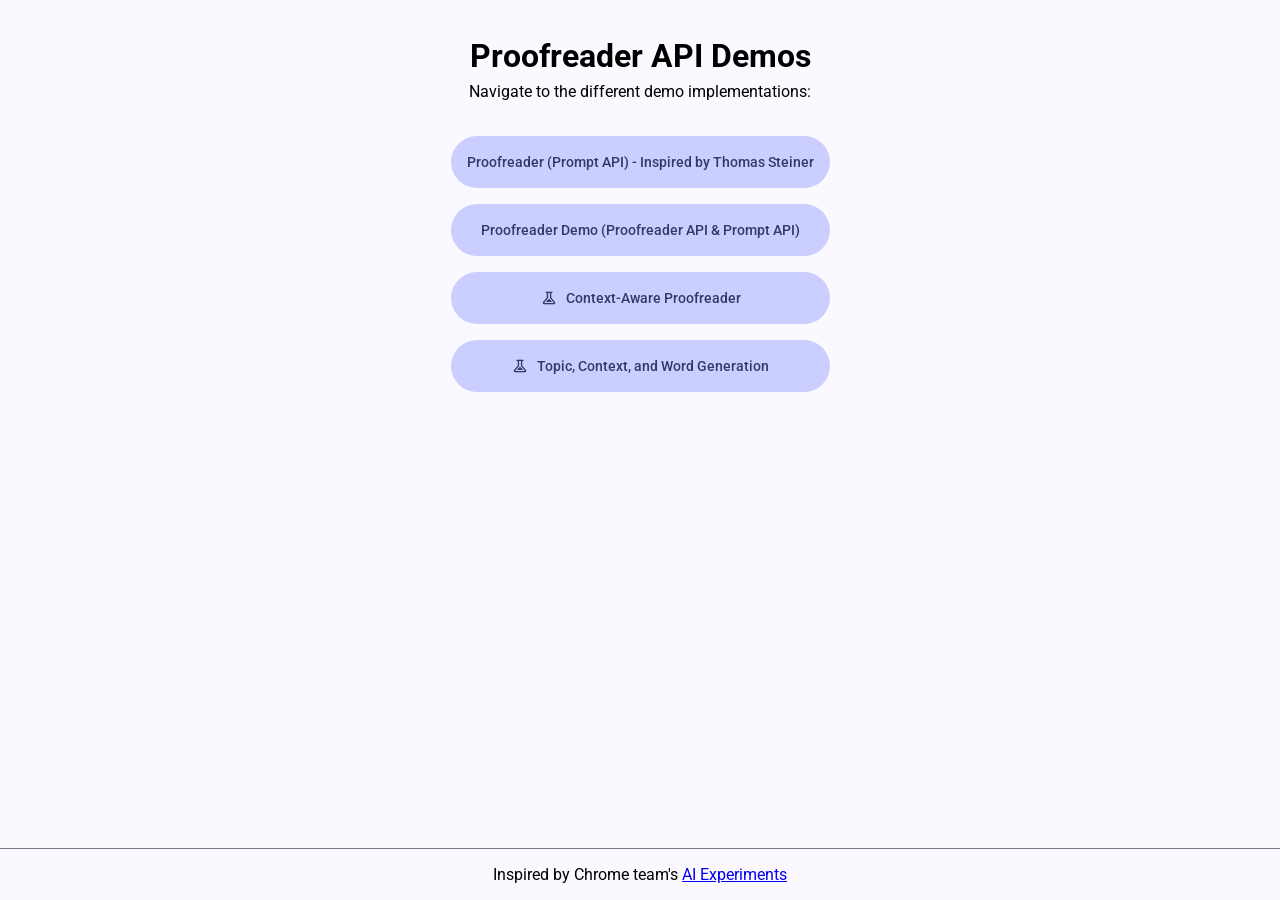
<file: index.html>
<!DOCTYPE html>
<html lang="en">

<head>
    <meta charset="UTF-8">
    <meta name="viewport" content="width=device-width, initial-scale=1.0">
    <meta name="description"
        content="Explore AI-powered proofreading demos including basic and advanced proofreaders, context-aware correction, and AI topic detection with intelligent dictionary generation.">
    <title>Proofreader API Demos</title>
    <link rel="icon"
        href="data:image/svg+xml,<svg xmlns=%22http://www.w3.org/2000/svg%22 viewBox=%220 0 100 100%22><text y=%22.9em%22 font-size=%2290%22>🪄</text></svg>" />
    <link href="https://fonts.googleapis.com/icon?family=Material+Symbols+Outlined" rel="stylesheet" />
    <link href="https://fonts.googleapis.com/css2?family=Roboto:wght@400;500;700&display=swap" rel="stylesheet">
    <link rel="stylesheet" href="styles.css">
    <script type="module" src="dist/material-web-bundle.js"></script>
</head>

<body>
    <main id="main-nav">
        <h1>Proofreader API Demos</h1>

        <p>Navigate to the different demo implementations:</p>

        <div class="container">
            <md-filled-tonal-button href="proofreader/">Proofreader (Prompt API) - Inspired by Thomas
                Steiner</md-filled-tonal-button>
            <md-filled-tonal-button href="proofreader-demo/">Proofreader Demo (Proofreader API & Prompt
                API)</md-filled-tonal-button>
            <md-filled-tonal-button has-icon="true" href="demo-context/">
                <md-icon slot="icon">experiment</md-icon>
                Context-Aware Proofreader</md-filled-tonal-button>
            <md-filled-tonal-button has-icon="true" href="demo-generate/">
                <md-icon slot="icon">experiment</md-icon>
                Topic, Context, and Word Generation</md-filled-tonal-button>
        </div>
    </main>
    <footer>
        <p>Inspired by Chrome team's <a href="https://github.com/GoogleChromeLabs/">AI Experiments</a></p>
    </footer>
</body>

</html>
</file>
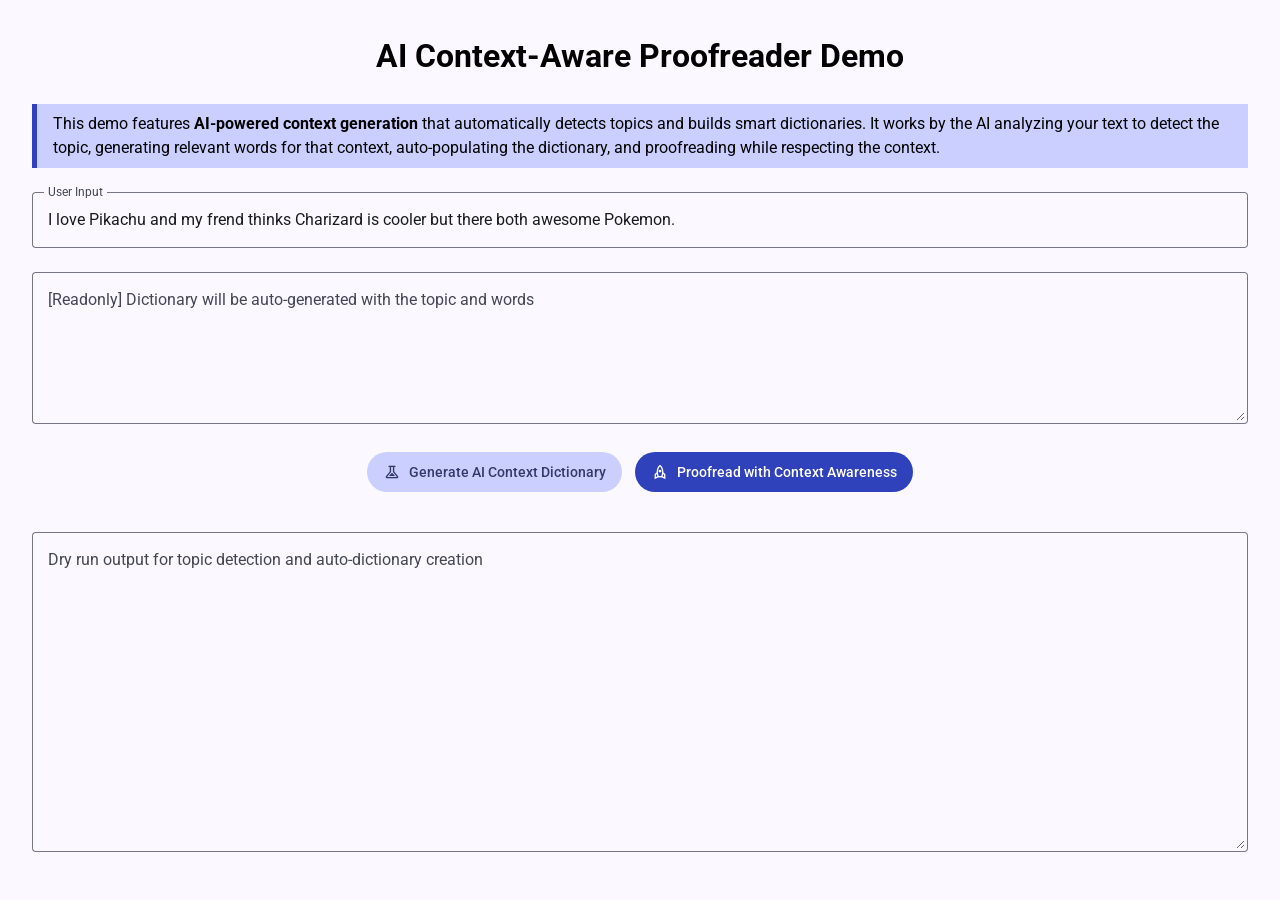
<file: demo-context/index.html>
<!DOCTYPE html>
<html lang="en">

<head>
    <meta charset="UTF-8">
    <meta name="viewport" content="width=device-width, initial-scale=1.0">
    <meta name="description"
        content="Experience AI-powered context-aware proofreading with automatic topic detection and smart dictionary generation that adapts to your content's domain and context.">
    <title>Context-Aware Proofreader Demo</title>
    <link href="https://fonts.googleapis.com/icon?family=Material+Symbols+Outlined" rel="stylesheet" />
    <link href="https://fonts.googleapis.com/css2?family=Roboto:wght@400;500;700&display=swap" rel="stylesheet">
    <link rel="stylesheet" href="../styles.css">
    <script type="module" src="../dist/material-web-bundle.js"></script>
</head>

<body>
    <main id="context-demo">
        <h1>AI Context-Aware Proofreader Demo</h1>
        <article class="sidenote">
            <p>This demo features <strong>AI-powered context generation</strong> that automatically detects topics and
                builds
                smart dictionaries. It works by the AI analyzing your text to detect the topic, generating relevant
                words for that context, auto-populating the dictionary, and proofreading while respecting the context.
            </p>
        </article>

        <form id="demo-text" onsubmit="return false;">
            <md-outlined-text-field label="User Input" type="text" id="original-text"
                value="I love Pikachu and my frend thinks Charizard is cooler but there both awesome Pokemon." size="80"
                spellcheck="false"></md-outlined-text-field>

            <md-outlined-text-field type="textarea" id="dictionary" rows="5" cols="80" spellcheck="false"
                label="[Readonly] Dictionary will be auto-generated with the topic and words"
                readonly></md-outlined-text-field>

            <div style="margin: 20px 0;">
                <md-filled-tonal-button id="generate-context-btn" has-icon="true">
                    <md-icon slot="icon">experiment</md-icon>
                    Generate AI Context Dictionary</md-filled-tonal-button>
                <md-filled-button id="context-proofread-btn" has-icon="true">
                    <md-icon slot="icon">rocket</md-icon>
                    Proofread with Context Awareness</md-filled-button>
            </div>

            <md-outlined-text-field type="textarea" id="output" rows="12" cols="80" spellcheck="false"
                label="Dry run output for topic detection and auto-dictionary creation"></md-outlined-text-field>
        </form>
    </main>

    <script src="context-script.js"></script>
</body>

</html>
</file>
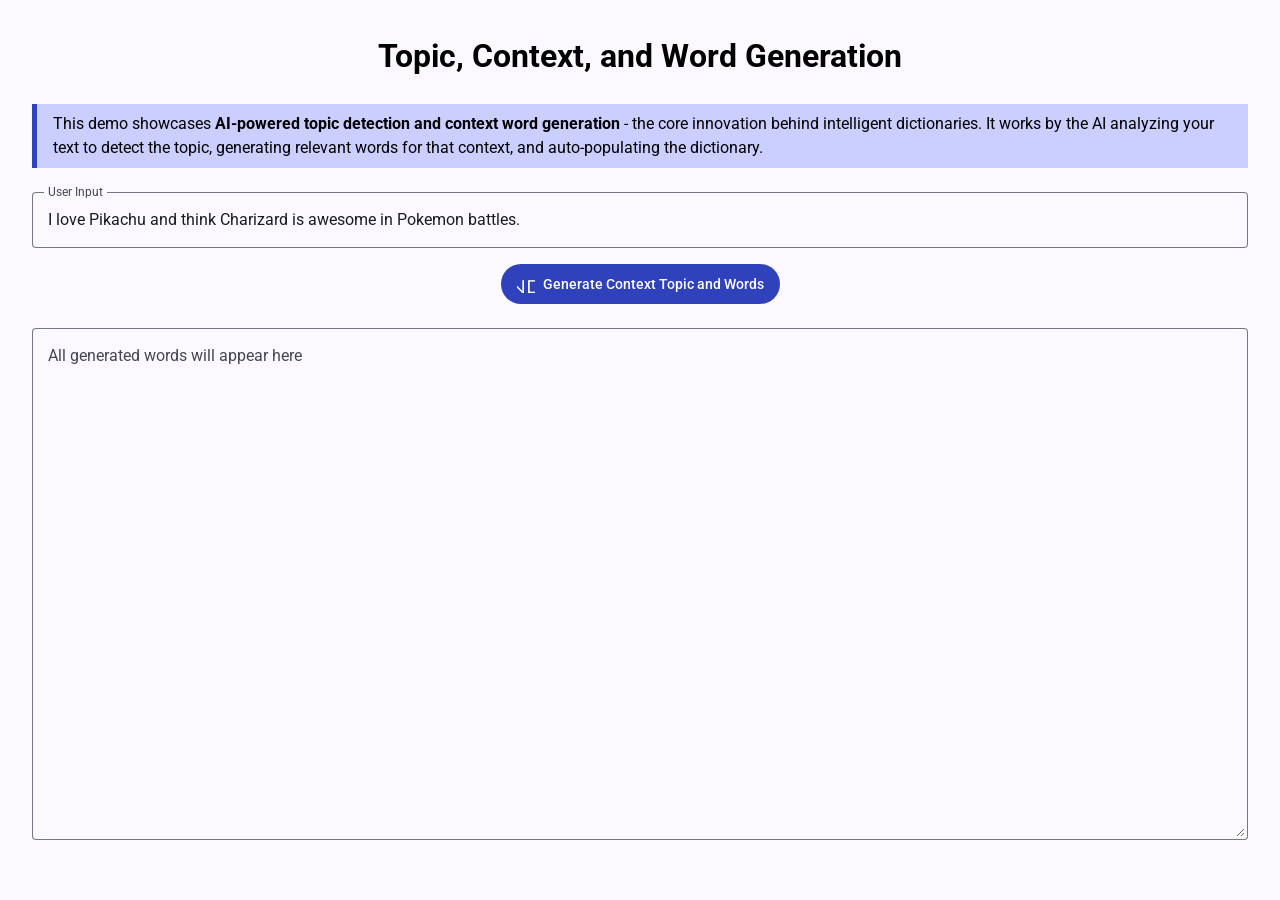
<file: demo-generate/index.html>
<!DOCTYPE html>
<html lang="en">

<head>
    <meta charset="UTF-8">
    <meta name="viewport" content="width=device-width, initial-scale=1.0">
    <meta name="description"
        content="Discover AI-powered topic detection and context word generation technology that analyzes text to automatically create relevant vocabulary dictionaries for intelligent proofreading.">
    <title>AI Word Generation Demo</title>
    <link href="https://fonts.googleapis.com/icon?family=Material+Symbols+Outlined" rel="stylesheet" />
    <link href="https://fonts.googleapis.com/css2?family=Roboto:wght@400;500;700&display=swap" rel="stylesheet">
    <link rel="stylesheet" href="../styles.css">
    <script type="module" src="../dist/material-web-bundle.js"></script>
</head>

<body>
    <main id="generate-demo">
        <h1>Topic, Context, and Word Generation</h1>
        <article class="sidenote">
            <p>This demo showcases <strong>AI-powered topic detection and context word generation</strong> - the core
                innovation behind intelligent dictionaries. It works by the AI analyzing your text to detect the topic,
                generating relevant words for that context, and auto-populating the dictionary.</p>
        </article>

        <form id="demo-text" onsubmit="return false;">
            <md-outlined-text-field label="User Input" type="text" id="input-text"
                value="I love Pikachu and think Charizard is awesome in Pokemon battles." size="80"
                spellcheck="false"></md-outlined-text-field>

            <md-filled-button id="generate-btn" has-icon="true">
                <md-icon slot="icon">wand_stars</md-icon>
                Generate Context Topic and Words</md-filled-button>

            <md-outlined-text-field type="textarea" id="word-display" rows="20" cols="80"
                label="All generated words will appear here" placeholder="Check console for in-depth logs"
                readonly></md-outlined-text-field>
        </form>
    </main>
    <script src="generate-script.js"></script>
</body>

</html>
</file>
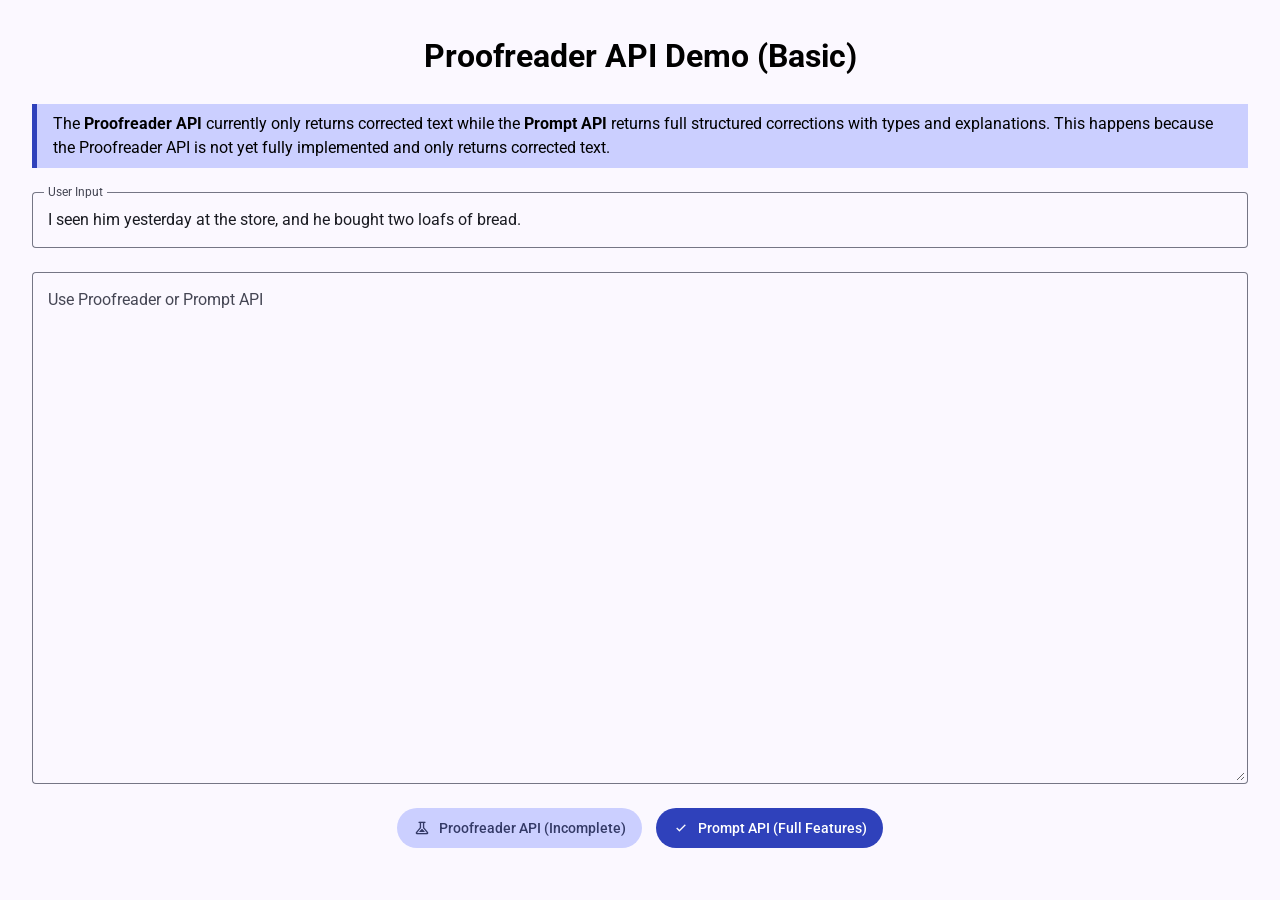
<file: proofreader-demo/index.html>
<!DOCTYPE html>
<html lang="en">

<head>
    <meta charset="UTF-8">
    <meta name="viewport" content="width=device-width, initial-scale=1.0">
    <meta name="description"
        content="Compare AI proofreading capabilities between the basic Proofreader API and advanced Prompt API with side-by-side functionality demonstrations and detailed analysis.">
    <title>Proofreader API Demo</title>
    <link href="https://fonts.googleapis.com/icon?family=Material+Symbols+Outlined" rel="stylesheet" />
    <link href="https://fonts.googleapis.com/css2?family=Roboto:wght@400;500;700&display=swap" rel="stylesheet">
    <link rel="stylesheet" href="../styles.css">
    <script type="module" src="../dist/material-web-bundle.js"></script>
</head>

<body>
    <main id="proofreader-demo">
        <h1>Proofreader API Demo (Basic)</h1>

        <form id="demo-text" onsubmit="return false;">
            <article class="sidenote">
                <p>The <strong>Proofreader API</strong> currently only returns corrected text while the
                    <strong>Prompt
                        API</strong> returns full structured corrections with types and explanations. This happens
                    because the Proofreader API is not yet fully implemented and only returns corrected text.
                </p>
            </article>
            <md-outlined-text-field label="User Input" type="text" id="original-sentence"
                value="I seen him yesterday at the store, and he bought two loafs of bread."
                size="80"></md-outlined-text-field>



            <md-outlined-text-field label="Use Proofreader or Prompt API" type="textarea" id="output" rows="20"
                cols="80" spellcheck="false" placeholder=""></md-outlined-text-field>
            <div>
                <md-filled-tonal-button id="proofread-btn" has-icon="true">
                    <md-icon slot="icon">experiment</md-icon>
                    Proofreader API (Incomplete)</md-filled-tonal-button>
                <md-filled-button id="prompt-btn" has-icon="true">
                    <md-icon slot="icon">check</md-icon>
                    Prompt API (Full Features)</md-filled-button>
            </div>
        </form>

    </main>

    <script src="app.js"></script>
    <script src="script.js"></script>
</body>

</html>
</file>
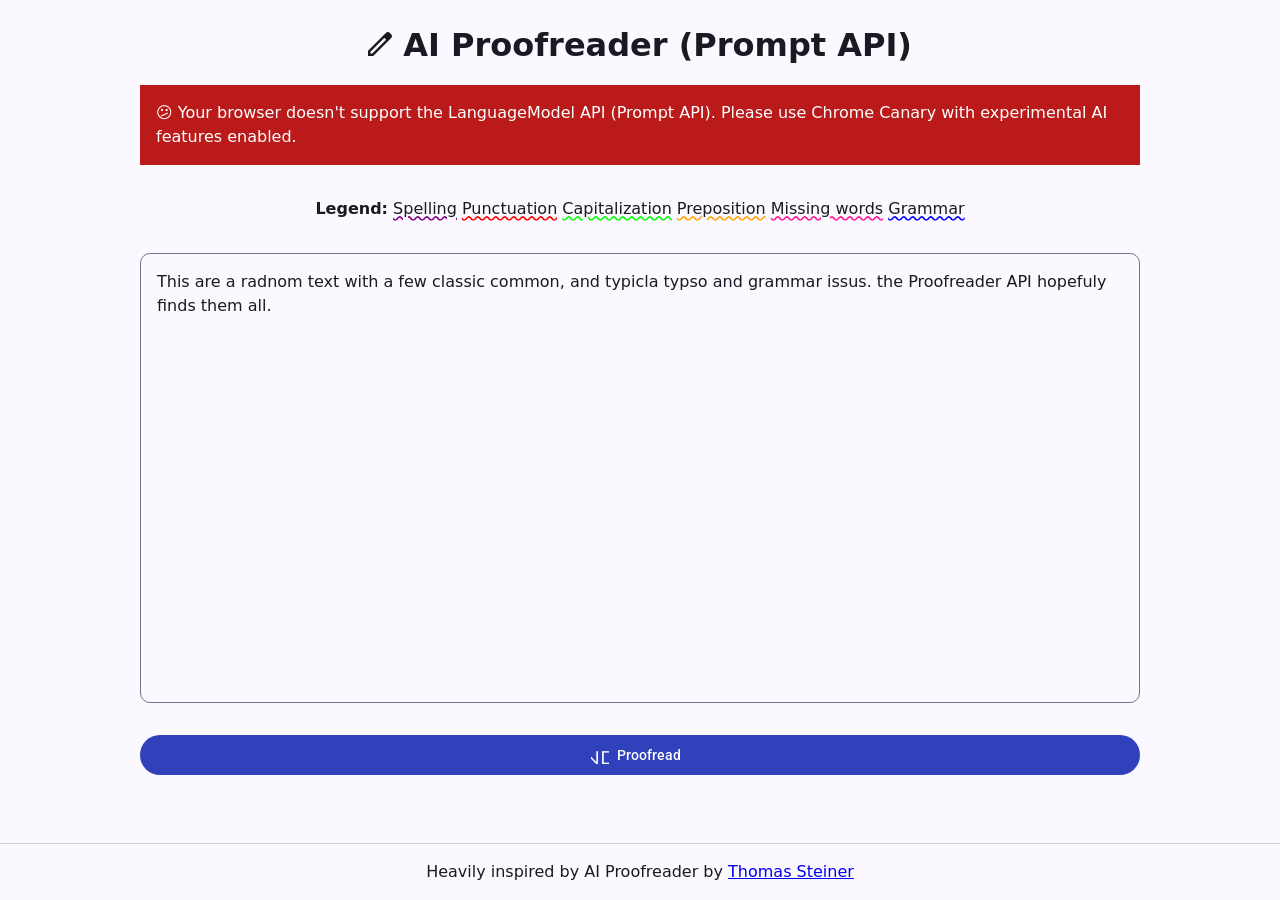
<file: proofreader/index.html>
<!DOCTYPE html>
<html lang="en">

<head>
  <meta charset="utf-8" />
  <meta name="viewport" content="width=device-width, initial-scale=1" />
  <meta name="description"
    content="Advanced AI proofreader powered by the Prompt API featuring real-time spell check, grammar correction, and detailed explanations with an intuitive user interface." />
  <meta name="color-scheme" content="dark light" />
  <link rel="icon"
    href="data:image/svg+xml,<svg xmlns=%22http://www.w3.org/2000/svg%22 viewBox=%220 0 100 100%22><text y=%22.9em%22 font-size=%2290%22>🪄</text></svg>" />
  <title>AI Proofreader (Prompt API)</title>
  <link rel="stylesheet" href="style.css" />
  <link href="https://fonts.googleapis.com/icon?family=Material+Symbols+Outlined" rel="stylesheet" />
  <link href="https://fonts.googleapis.com/css2?family=Roboto:wght@400;500;700&display=swap" rel="stylesheet" />
  <script type="module" src="../dist/material-web-bundle.js"></script>
  <script>
    if (!isSecureContext) location.protocol = "https:";
  </script>
  <script src="script.js" type="module"></script>
</head>

<body>
  <h1><md-icon>edit</md-icon> AI Proofreader (Prompt API)</h1>
  <p class="error" hidden>
    😕 Your browser doesn't support the LanguageModel API (Prompt API). Please
    use Chrome Canary with experimental AI features enabled.
  </p>
  <p class="legend">
    <label for="examples">Legend:</label>
    <!-- prettier-ignore -->
    <span id="examples">
      Spelling Punctuation Capitalization Preposition Missing&nbsp;words Grammar
    </span>
  </p>
  <form>
    <!-- prettier-ignore -->
    <div contenteditable="plaintext-only" spellcheck="false" tabindex="0">This are a radnom text with a few classic common, and typicla typso and grammar issus. the Proofreader API hopefuly finds them all.</div>
    <md-filled-button disabled type="submit" has-icon="true"><md-icon
        slot="icon">wand_stars</md-icon>Proofread</md-filled-button>
  </form>
  <div id="correction-popover" popover="auto">
    <md-suggestion-chip label="Suggestion" class="correction" title="Accept correction"></md-suggestion-chip>
    <div>
      <h1>_</h1>:
      <span class="explanation"></span>
    </div>
    <button popovertarget="correction-popover" popovertargetaction="hide">
      <md-ripple></md-ripple>
      <md-icon>cancel</md-icon>
    </button>
  </div>
  <footer>
    Heavily inspired by AI Proofreader by
    <a href="https://github.com/tomayac/">Thomas Steiner</a>
  </footer>
</body>

</html>
</file>
<file: styles.css>
:root,
:host {
    --md-sys-color-background: #fbf8ff;
    --md-sys-color-on-background: #1a1b22;
    --md-sys-color-surface: #fbf8ff;
    --md-sys-color-surface-dim: #dbd9e3;
    --md-sys-color-surface-bright: #fbf8ff;
    --md-sys-color-surface-container-lowest: #ffffff;
    --md-sys-color-surface-container-low: #f4f2fd;
    --md-sys-color-surface-container: #efecf7;
    --md-sys-color-surface-container-high: #e9e7f2;
    --md-sys-color-surface-container-highest: #e3e1ec;
    --md-sys-color-on-surface: #1a1b22;
    --md-sys-color-surface-variant: #e2e1f2;
    --md-sys-color-on-surface-variant: #454654;
    --md-sys-color-inverse-surface: #2f3038;
    --md-sys-color-inverse-on-surface: #f1effa;
    --md-sys-color-outline: #757685;
    --md-sys-color-outline-variant: #c5c5d6;
    --md-sys-color-shadow: #000000;
    --md-sys-color-scrim: #000000;
    --md-sys-color-surface-tint: #4051ca;
    --md-sys-color-primary: #2f41bb;
    --md-sys-color-on-primary: #ffffff;
    --md-sys-color-primary-container: #5869e2;
    --md-sys-color-on-primary-container: #ffffff;
    --md-sys-color-inverse-primary: #bcc2ff;
    --md-sys-color-secondary: #555b8a;
    --md-sys-color-on-secondary: #ffffff;
    --md-sys-color-secondary-container: #cbcfff;
    --md-sys-color-on-secondary-container: #343a67;
    --md-sys-color-tertiary: #852584;
    --md-sys-color-on-tertiary: #ffffff;
    --md-sys-color-tertiary-container: #b04dac;
    --md-sys-color-on-tertiary-container: #ffffff;
    --md-sys-color-error: #ba1a1a;
    --md-sys-color-on-error: #ffffff;
    --md-sys-color-error-container: #ffdad6;
    --md-sys-color-on-error-container: #410002;
}

* {
    margin: 0;
    padding: 0;
    box-sizing: border-box;
}

html {
    scroll-behavior: smooth;
}

body {
    background-color: var(--md-sys-color-background);
    font-family: "Roboto", sans-serif;
    -webkit-font-smoothing: antialiased;
    -moz-osx-font-smoothing: grayscale;
}

main {
    position: relative;
    display: block;
    max-inline-size: 1280px;
    margin-inline: auto;
}

#main-nav {
    text-align: center;
    padding: 2rem;
    line-height: 1.5;

    &>.container {
        display: flex;
        flex-direction: column;
        gap: 1rem;
        max-inline-size: fit-content;
        margin-inline: auto;
        margin-block-start: 2rem;

        &>md-filled-tonal-button {
            padding: 1rem;
        }
    }
}

footer {
    position: fixed;
    inset-block-end: 0;
    inset-inline: 0;
    text-align: center;
    padding: 1rem;
    border-top: 1px solid var(--md-sys-color-outline);
}


#proofreader-demo {
    text-align: center;
    padding: 2rem;
    line-height: 1.5;

    & :is(md-filled-tonal-button, md-filled-button) {
        padding-inline: 1rem;
        margin-inline: 0.3rem;
        margin-block-start: 1.5rem;
    }

    & :is(md-outlined-text-field) {
        display: block;
        margin-block-start: 1.5rem;
    }
}

.sidenote {
    margin-block-start: 1.5rem;
    text-align: left;
    margin-inline: auto;
    max-inline-size: 100%;
    margin-block-end: 1rem;
    border-inline-start: 5px solid var(--md-sys-color-primary);
    background-color: var(--md-sys-color-secondary-container);
    padding-inline-start: 1rem;
    padding: 0.5rem 1rem;

}

#context-demo {
    text-align: center;
    padding: 2rem;
    line-height: 1.5;

    & :is(md-outlined-text-field) {
        display: block;
        margin-block-start: 1.5rem;
    }

    & :is(md-filled-tonal-button, md-filled-button) {
        padding-inline: 1rem;
        margin-inline: 0.3rem;
        margin-block-start: 0.5rem;
        margin-block-end: 1rem;
    }

}

#generate-demo {
    text-align: center;
    padding: 2rem;
    line-height: 1.5;

    & :is(md-outlined-text-field) {
        display: block;
        margin-block-start: 1.5rem;
    }

    & :is(md-filled-button) {
        padding-inline: 1rem;
        margin-inline: 0.3rem;
        margin-block-start: 1rem;
    }
}
</file>
<file: proofreader/style.css>
:root {
  color-scheme: dark light;
}

@media (prefers-color-scheme: dark) {
  :root,
  :host {
    --md-sys-color-background: #12131a;
    --md-sys-color-on-background: #e3e1ec;
    --md-sys-color-surface: #12131a;
    --md-sys-color-surface-dim: #12131a;
    --md-sys-color-surface-bright: #383841;
    --md-sys-color-surface-container-lowest: #0d0e15;
    --md-sys-color-surface-container-low: #1a1b22;
    --md-sys-color-surface-container: #1e1f27;
    --md-sys-color-surface-container-high: #292931;
    --md-sys-color-surface-container-highest: #34343c;
    --md-sys-color-on-surface: #e3e1ec;
    --md-sys-color-surface-variant: #454654;
    --md-sys-color-on-surface-variant: #c5c5d6;
    --md-sys-color-inverse-surface: #e3e1ec;
    --md-sys-color-inverse-on-surface: #2f3038;
    --md-sys-color-outline: #8f8f9f;
    --md-sys-color-outline-variant: #454654;
    --md-sys-color-shadow: #000000;
    --md-sys-color-scrim: #000000;
    --md-sys-color-surface-tint: #bcc2ff;
    --md-sys-color-primary: #bcc2ff;
    --md-sys-color-on-primary: #001999;
    --md-sys-color-primary-container: #5869e2;
    --md-sys-color-on-primary-container: #ffffff;
    --md-sys-color-inverse-primary: #4051ca;
    --md-sys-color-secondary: #bdc3f9;
    --md-sys-color-on-secondary: #272d59;
    --md-sys-color-secondary-container: #333a66;
    --md-sys-color-on-secondary-container: #c8cdff;
    --md-sys-color-tertiary: #ffaaf5;
    --md-sys-color-on-tertiary: #5b005c;
    --md-sys-color-tertiary-container: #b04dac;
    --md-sys-color-on-tertiary-container: #ffffff;
    --md-sys-color-error: #ffb4ab;
    --md-sys-color-on-error: #690005;
    --md-sys-color-error-container: #93000a;
    --md-sys-color-on-error-container: #ffdad6;
  }
}

@media (prefers-color-scheme: light) {
  :root,
  :host {
    --md-sys-color-background: #fbf8ff;
    --md-sys-color-on-background: #1a1b22;
    --md-sys-color-surface: #fbf8ff;
    --md-sys-color-surface-dim: #dbd9e3;
    --md-sys-color-surface-bright: #fbf8ff;
    --md-sys-color-surface-container-lowest: #ffffff;
    --md-sys-color-surface-container-low: #f4f2fd;
    --md-sys-color-surface-container: #efecf7;
    --md-sys-color-surface-container-high: #e9e7f2;
    --md-sys-color-surface-container-highest: #e3e1ec;
    --md-sys-color-on-surface: #1a1b22;
    --md-sys-color-surface-variant: #e2e1f2;
    --md-sys-color-on-surface-variant: #454654;
    --md-sys-color-inverse-surface: #2f3038;
    --md-sys-color-inverse-on-surface: #f1effa;
    --md-sys-color-outline: #757685;
    --md-sys-color-outline-variant: #c5c5d6;
    --md-sys-color-shadow: #000000;
    --md-sys-color-scrim: #000000;
    --md-sys-color-surface-tint: #4051ca;
    --md-sys-color-primary: #2f41bb;
    --md-sys-color-on-primary: #ffffff;
    --md-sys-color-primary-container: #5869e2;
    --md-sys-color-on-primary-container: #ffffff;
    --md-sys-color-inverse-primary: #bcc2ff;
    --md-sys-color-secondary: #555b8a;
    --md-sys-color-on-secondary: #ffffff;
    --md-sys-color-secondary-container: #cbcfff;
    --md-sys-color-on-secondary-container: #343a67;
    --md-sys-color-tertiary: #852584;
    --md-sys-color-on-tertiary: #ffffff;
    --md-sys-color-tertiary-container: #b04dac;
    --md-sys-color-on-tertiary-container: #ffffff;
    --md-sys-color-error: #ba1a1a;
    --md-sys-color-on-error: #ffffff;
    --md-sys-color-error-container: #ffdad6;
    --md-sys-color-on-error-container: #410002;
  }
}

html {
  box-sizing: border-box;
}

*,
*:before,
*:after {
  box-sizing: inherit;
}

body {
  font-family: system-ui, sans-serif;
  max-width: clamp(320px, 90%, 1000px);
  margin: auto;
  background-color: var(--md-sys-color-background);
  color: var(--md-sys-color-on-background);
}

body,
form {
  display: flex;
  flex-direction: column;
  line-height: 1.5;
  margin-block-end: 2rem;
}

label {
  font-weight: bold;
}

.legend {
  text-align: center;
  display: block;
  margin-block-end: 1rem;
}

h1 {
  margin-block-end: 0;
  text-align: center;
  & md-icon {
    font-size: 2rem;
  }
}

[contenteditable] {
  display: block;
  width: 100%;
  height: 50dvh;
  margin-block-start: 1rem;
  min-height: fit-content;
  border: solid 1px var(--md-sys-color-outline);
  margin-block-end: 2rem;
  outline: 2px solid transparent;
  padding: 1rem;
  border-radius: 10px;

  &:focus {
    outline-color: var(--md-sys-color-primary);
    border-color: var(--md-sys-color-primary);
  }
}

button {
  display: block;
  margin-block: 1ex;
  width: max-content;
}

.error {
  background-color: var(--md-sys-color-error);
  color: var(--md-sys-color-on-error);
  padding: 1rem;
  width: fit-content;
}

.error a {
  color: var(--md-sys-color-on-error);
}

:popover-open {
  inset: unset;
  position: absolute;
  border: 1px solid transparent;
  background-color: var(--md-sys-color-surface-container-high);
  border-radius: 0.5rem;
  box-shadow: 0 0 1rem 0 rgba(0, 0, 0, 0.1);
  display: flex;
  align-items: center;
  gap: 0.5rem;
}

:popover-open h1 {
  margin: 0;
  font-size: 1rem;
  font-weight: 500;
  display: inline-block;
}

:popover-open div {
  max-inline-size: 30rem;
}

:popover-open button {
  cursor: pointer;
  position: relative;
  aspect-ratio: 1;
  background-color: transparent;
  border: none;
  padding: 0;
  margin: 0;
  block-size: 24px;
  inline-size: 24px;
  border-radius: 50%;
  margin-inline-end: 0.5rem;
}

::highlight(spelling) {
  text-decoration-color: light-dark(purple, yellow);
  text-decoration-line: underline;
  text-decoration-style: wavy;
}

::highlight(punctuation) {
  text-decoration-color: red;
  text-decoration-line: underline;
  text-decoration-style: wavy;
}

::highlight(capitalization) {
  text-decoration-color: lime;
  text-decoration-line: underline;
  text-decoration-style: wavy;
}

::highlight(preposition) {
  text-decoration-color: orange;
  text-decoration-line: underline;
  text-decoration-style: wavy;
}

::highlight(missing-words) {
  text-decoration-color: deeppink;
  text-decoration-line: underline;
  text-decoration-style: wavy;
}

::highlight(grammar) {
  text-decoration-color: light-dark(blue, lightblue);
  text-decoration-line: underline;
  text-decoration-style: wavy;
}

footer {
  position: fixed;
  bottom: 0;
  left: 0;
  right: 0;
  text-align: center;
  padding: 1rem;
  border-top: 1px solid #ccc;
  background-color: var(--md-sys-color-background);
  @media screen and (height < 550px) {
    position: relative;
    margin-block-start: 2rem;
  }
  @media screen and (width < 550px) {
    position: relative;
    margin-block-start: 2rem;
  }
}
</file>
